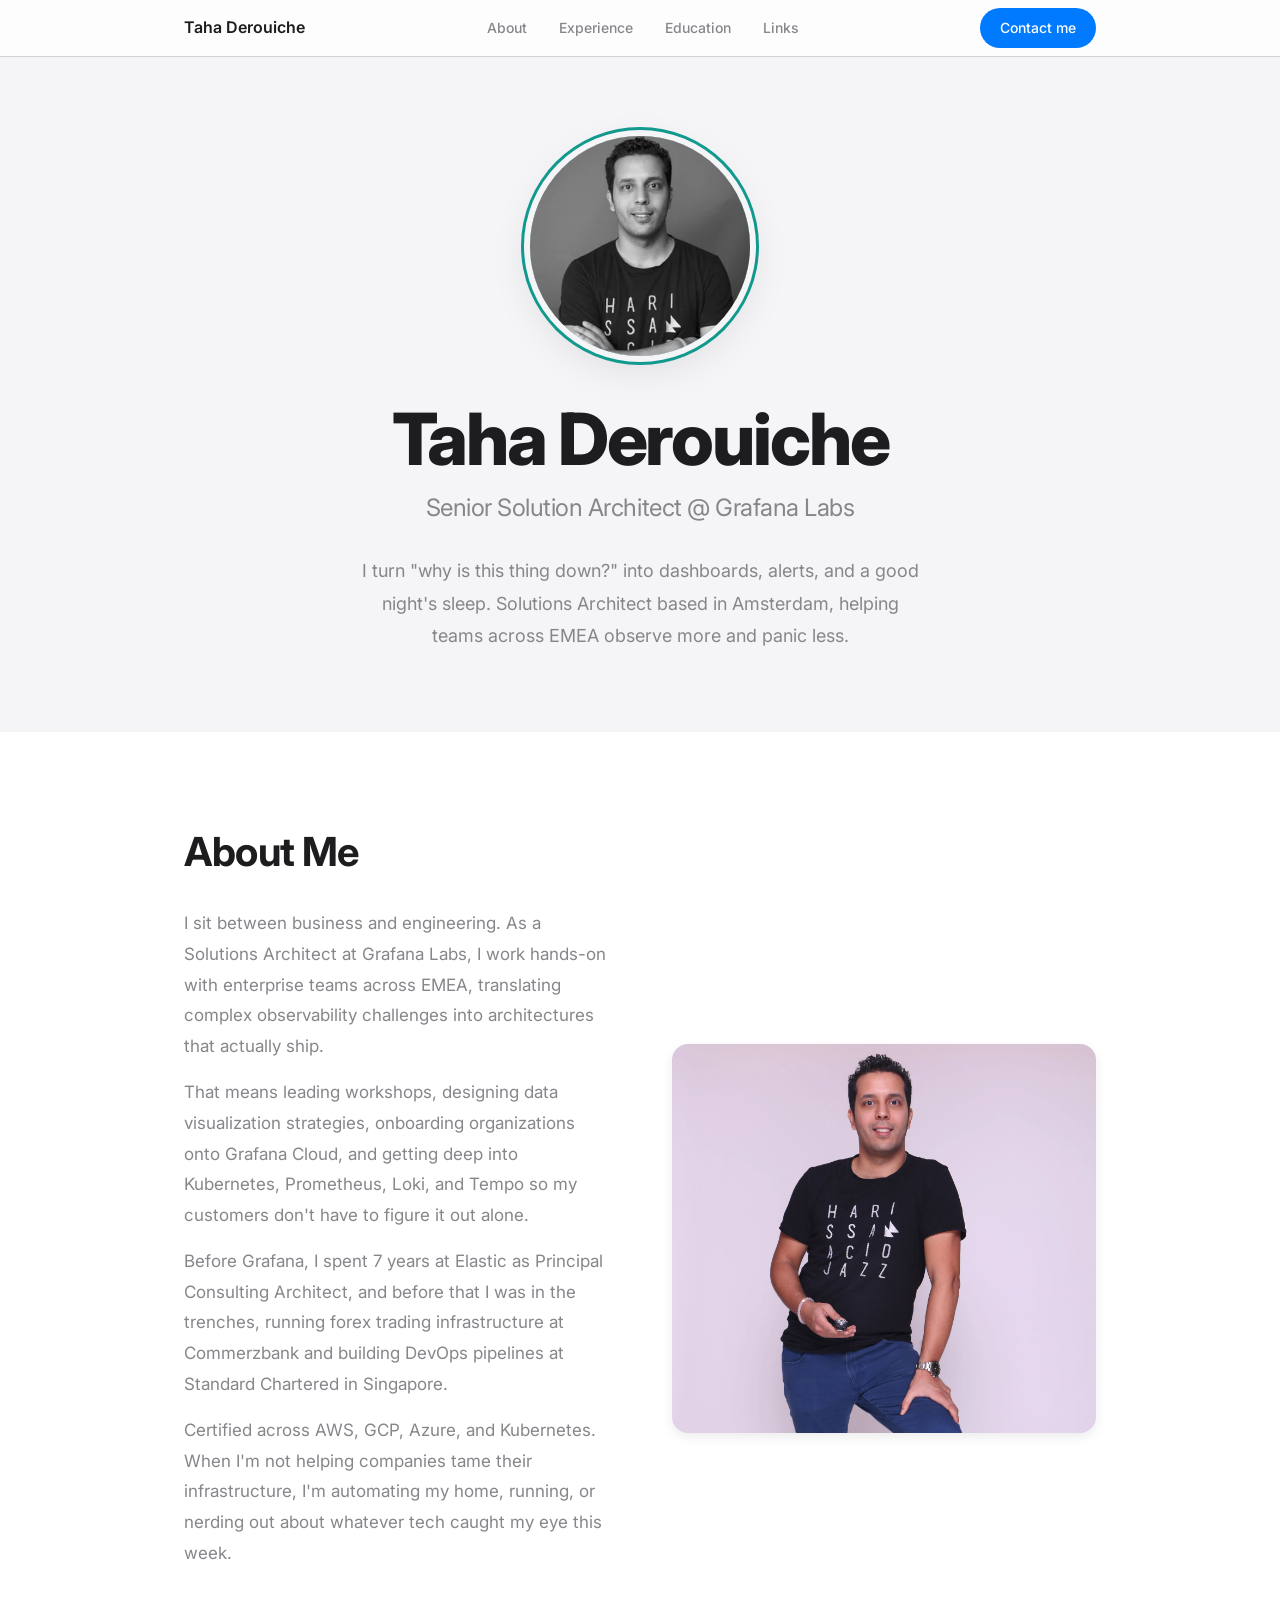
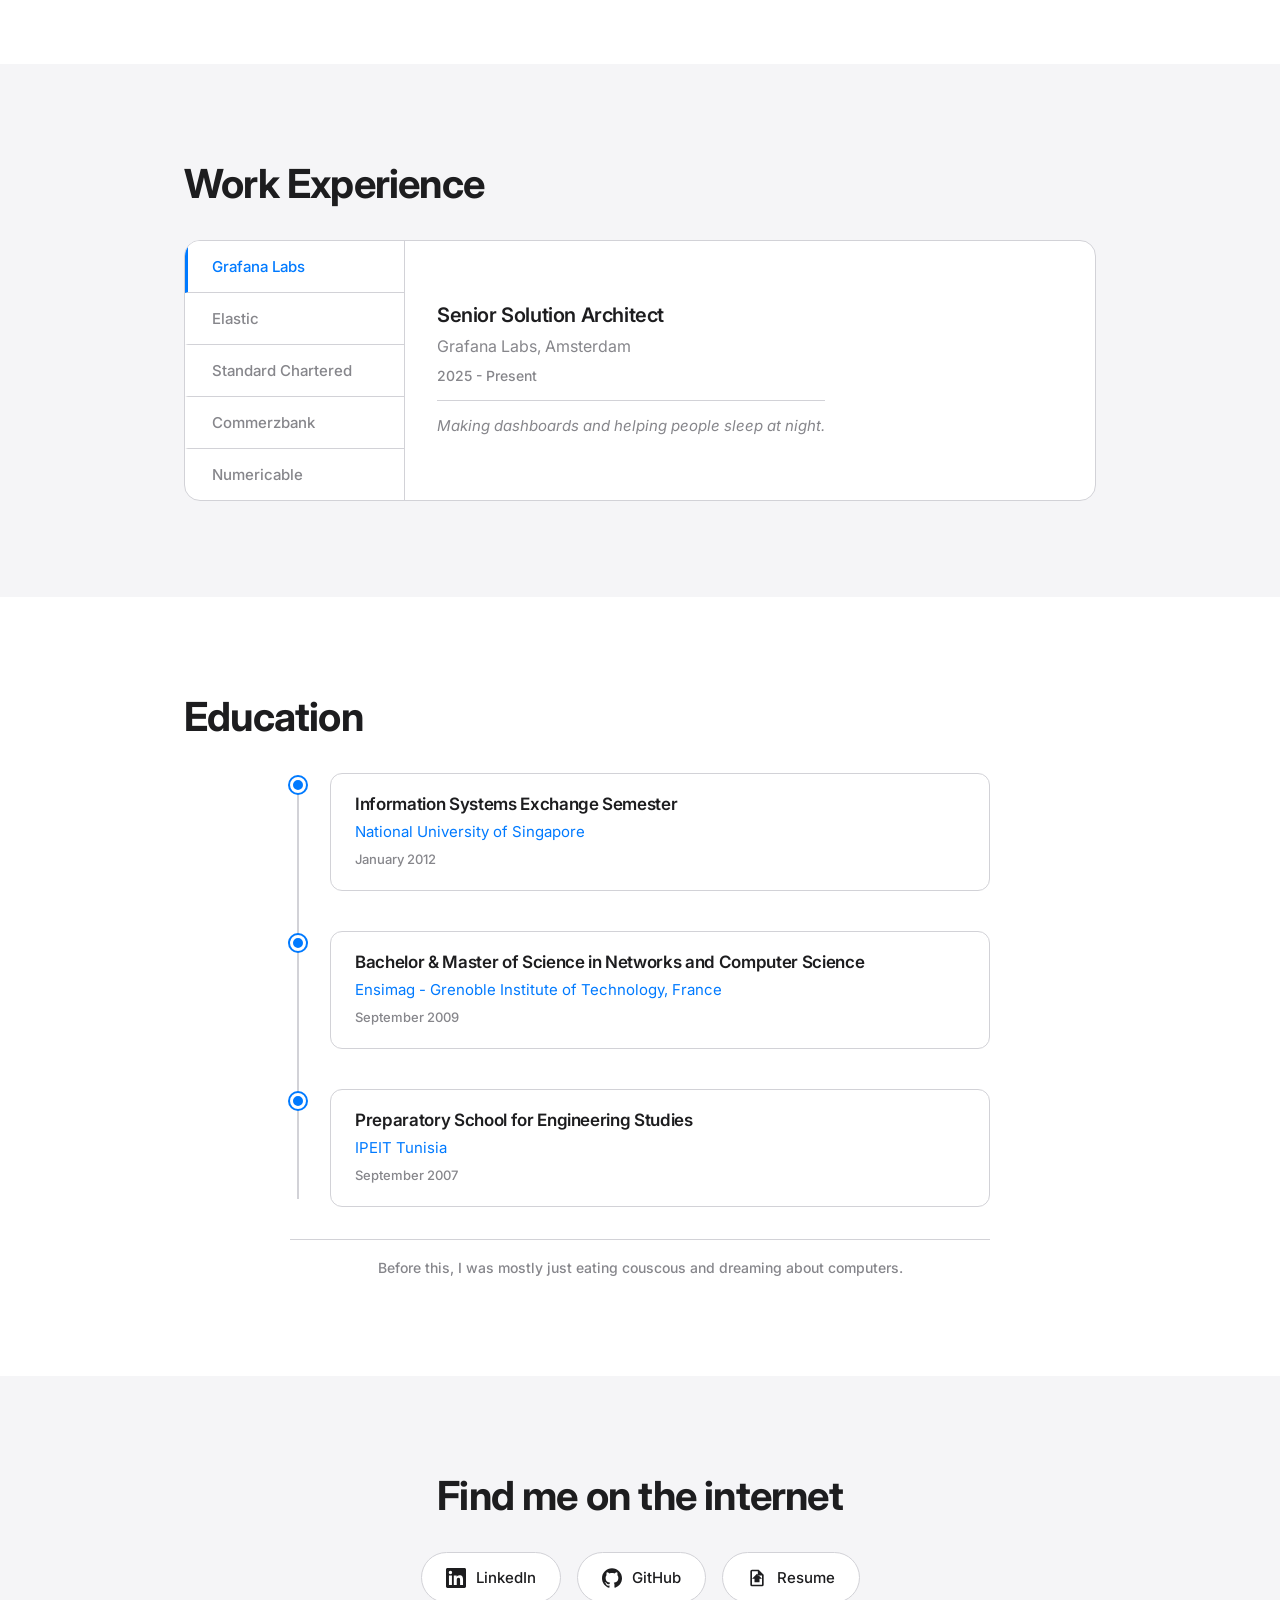
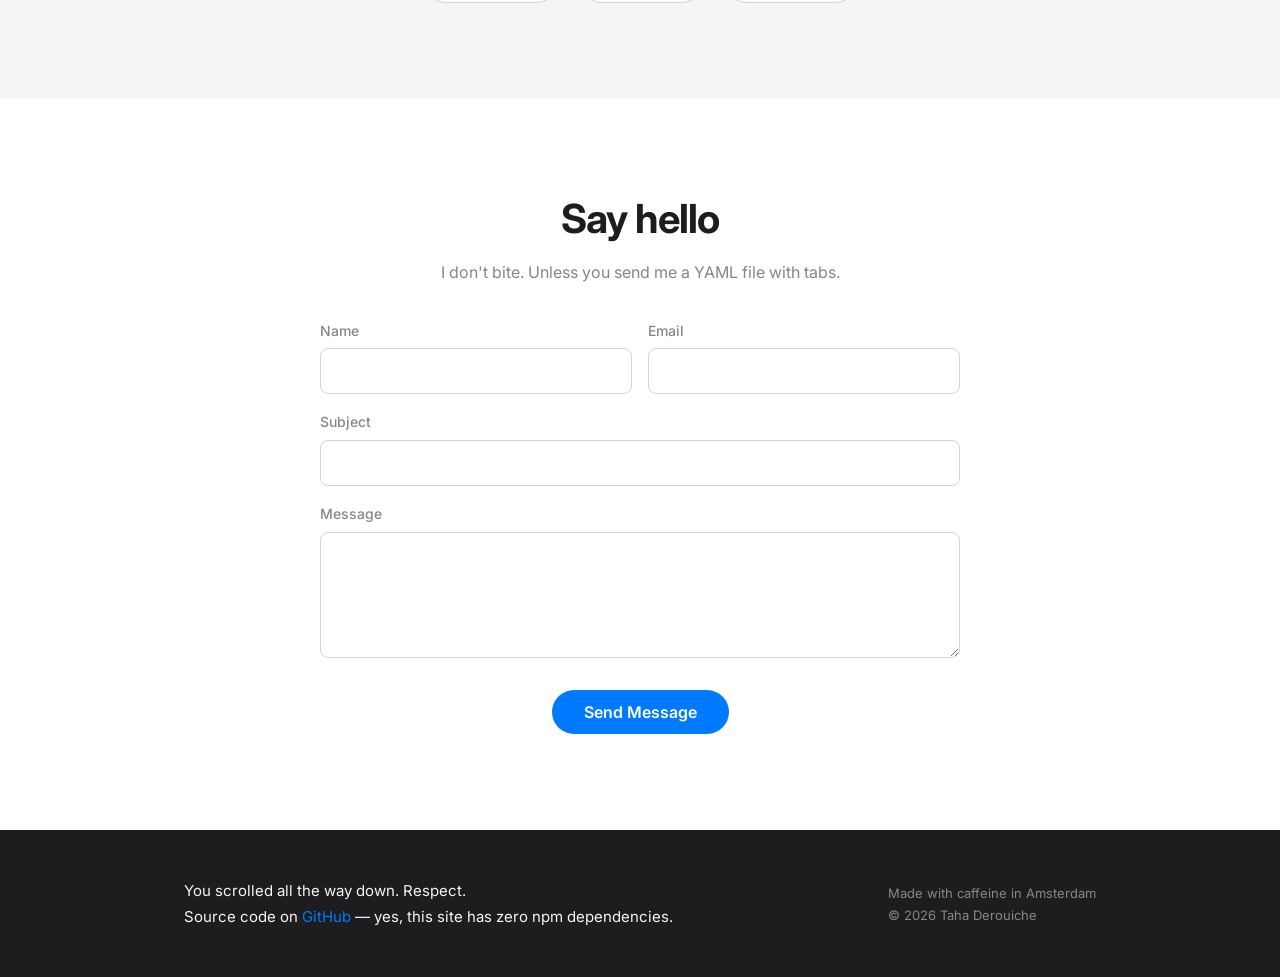
<file: index.html>
<!DOCTYPE html>
<html lang="en">
<head>
	<meta charset="UTF-8">
	<meta name="viewport" content="width=device-width, initial-scale=1.0">
	<meta name="robots" content="index, follow">
	<link rel="canonical" href="https://tahaderouiche.com/">

	<!-- SEO -->
	<meta name="description" content="Taha Derouiche - Senior Solution Architect at Grafana Labs. AWS, GCP, Azure, and Kubernetes certified. Expert in Observability, DevOps, and cloud architecture.">
	<meta name="keywords" content="Taha Derouiche, Grafana Labs, Observability, DevOps, AWS, Kubernetes, Cloud Architecture, Senior Solution Architect">
	<meta name="author" content="Taha Derouiche">

	<!-- Open Graph -->
	<meta property="og:type" content="website">
	<meta property="og:url" content="https://tahaderouiche.com/">
	<meta property="og:title" content="Taha Derouiche - Senior Solution Architect @ Grafana Labs">
	<meta property="og:description" content="Senior Solution Architect at Grafana Labs. Certified AWS, GCP, Azure, and Kubernetes Engineer. Expert in Observability, DevOps, and cloud architecture.">
	<meta property="og:image" content="https://tahaderouiche.com/img/profile.png">

	<!-- Twitter -->
	<meta property="twitter:card" content="summary_large_image">
	<meta property="twitter:url" content="https://tahaderouiche.com/">
	<meta property="twitter:title" content="Taha Derouiche - Senior Solution Architect @ Grafana Labs">
	<meta property="twitter:description" content="Senior Solution Architect at Grafana Labs. Certified AWS, GCP, Azure, and Kubernetes Engineer.">
	<meta property="twitter:image" content="https://tahaderouiche.com/img/profile.png">

	<title>Taha Derouiche - Senior Solution Architect @ Grafana Labs</title>
	<link rel="icon" type="image/svg+xml" href="favicon.svg">
	<link rel="icon" type="image/png" href="logo-website.png">
	<link rel="apple-touch-icon" href="logo-website.png">
	<link rel="manifest" href="site.webmanifest">
	<meta name="theme-color" content="#007AFF">

	<!-- Fonts & Styles -->
	<link rel="preconnect" href="https://fonts.googleapis.com">
	<link rel="preconnect" href="https://fonts.gstatic.com" crossorigin>
	<link href="https://fonts.googleapis.com/css2?family=Inter:wght@400;500;600;700&display=swap" rel="stylesheet">
	<link rel="stylesheet" href="css/style.css">
	<link rel="preload" as="image" type="image/webp" href="img/profile.webp">

	<!-- Google Analytics 4 -->
	<script async src="https://www.googletagmanager.com/gtag/js?id=G-GYT202Z227"></script>
	<script>
		window.dataLayer = window.dataLayer || [];
		function gtag(){dataLayer.push(arguments);}
		gtag('js', new Date());
		gtag('config', 'G-GYT202Z227');
	</script>

	<!-- Structured Data -->
	<script type="application/ld+json">
	{
		"@context": "https://schema.org",
		"@type": "Person",
		"name": "Taha Derouiche",
		"jobTitle": "Senior Solution Architect",
		"worksFor": {
			"@type": "Organization",
			"name": "Grafana Labs",
			"url": "https://grafana.com"
		},
		"url": "https://tahaderouiche.com",
		"image": "https://tahaderouiche.com/img/profile.png",
		"sameAs": [
			"https://www.linkedin.com/in/tahaderouiche",
			"https://github.com/tahaderouiche"
		],
		"address": {
			"@type": "PostalAddress",
			"addressLocality": "Amsterdam",
			"addressCountry": "NL"
		}
	}
	</script>
</head>
<body>

	<!-- Navigation -->
	<nav class="nav" id="top">
		<div class="container nav__inner">
			<a href="#top" class="nav__logo">Taha Derouiche</a>
			<div class="nav__links">
				<a href="#about">About</a>
				<a href="#experience">Experience</a>
				<a href="#education">Education</a>
				<a href="#links">Links</a>
			</div>
			<a href="#contact" class="nav__cta">Contact me</a>
			<button class="nav__toggle" aria-label="Toggle navigation" aria-expanded="false">
				<svg viewBox="0 0 24 24" xmlns="http://www.w3.org/2000/svg">
					<path d="M3 6h18v2H3V6zm0 5h18v2H3v-2zm0 5h18v2H3v-2z"/>
				</svg>
			</button>
		</div>
		<div class="nav__mobile" id="mobileMenu">
			<a href="#about">About</a>
			<a href="#experience">Experience</a>
			<a href="#education">Education</a>
			<a href="#links">Links</a>
			<a href="#contact">Contact me</a>
		</div>
	</nav>

	<!-- Hero -->
	<header class="hero">
		<picture>
			<source srcset="img/profile.webp" type="image/webp">
			<img class="hero__avatar" src="img/profile.png" alt="Taha Derouiche" width="220" height="220" loading="eager">
		</picture>
		<h1 class="hero__name">Taha Derouiche</h1>
		<h2 class="hero__title">Senior Solution Architect @ Grafana Labs</h2>
		<p class="hero__intro">I turn "why is this thing down?" into dashboards, alerts, and a good night's sleep. Solutions Architect based in Amsterdam, helping teams across EMEA observe more and panic less.</p>
	</header>

	<!-- About -->
	<section id="about" class="section">
		<div class="container">
			<h2 class="section-title fade-up">About Me</h2>
			<div class="about__grid">
				<div class="about__text fade-up">
					<p>I sit between business and engineering. As a Solutions Architect at Grafana Labs, I work hands-on with enterprise teams across EMEA, translating complex observability challenges into architectures that actually ship.</p>
					<p>That means leading workshops, designing data visualization strategies, onboarding organizations onto Grafana Cloud, and getting deep into Kubernetes, Prometheus, Loki, and Tempo so my customers don't have to figure it out alone.</p>
					<p>Before Grafana, I spent 7 years at Elastic as Principal Consulting Architect, and before that I was in the trenches, running forex trading infrastructure at Commerzbank and building DevOps pipelines at Standard Chartered in Singapore.</p>
					<p>Certified across AWS, GCP, Azure, and Kubernetes. When I'm not helping companies tame their infrastructure, I'm automating my home, running, or nerding out about whatever tech caught my eye this week.</p>
				</div>
				<div class="about__image fade-up">
					<picture>
						<source srcset="img/work.webp" type="image/webp">
						<img src="img/work.jpg" alt="Professional workspace and technology setup" loading="lazy">
					</picture>
				</div>
			</div>
		</div>
	</section>

	<!-- Work Experience -->
	<section id="experience" class="section work">
		<div class="container">
			<h2 class="section-title fade-up">Work Experience</h2>
			<div class="work__layout fade-up">
				<div class="work__tabs" role="tablist">
					<button class="work__tab is-active" role="tab" aria-selected="true" data-tab="tab-1">Grafana Labs</button>
					<button class="work__tab" role="tab" aria-selected="false" data-tab="tab-2">Elastic</button>
					<button class="work__tab" role="tab" aria-selected="false" data-tab="tab-3">Standard Chartered</button>
					<button class="work__tab" role="tab" aria-selected="false" data-tab="tab-4">Commerzbank</button>
					<button class="work__tab" role="tab" aria-selected="false" data-tab="tab-5">Numericable</button>
				</div>
				<div class="work__panels">
					<div class="work__panel is-active" id="tab-1" role="tabpanel">
						<h3 class="work__role">Senior Solution Architect</h3>
						<p class="work__company">Grafana Labs, Amsterdam</p>
						<p class="work__date"><time>2025</time> - Present</p>
						<p class="work__blurb">Making dashboards and helping people sleep at night.</p>
					</div>
					<div class="work__panel" id="tab-2" role="tabpanel">
						<h3 class="work__role">Principal Consulting Architect</h3>
						<p class="work__company">Elastic, Amsterdam</p>
						<p class="work__date"><time>2018</time> - <time>2025</time></p>
						<p class="work__blurb">7 years of "have you tried reindexing?" (It was more nuanced than that. Slightly.)</p>
					</div>
					<div class="work__panel" id="tab-3" role="tabpanel">
						<h3 class="work__role">DevOps Engineer</h3>
						<p class="work__company">Standard Chartered, Singapore</p>
						<p class="work__date"><time>2016</time> - <time>2018</time></p>
						<p class="work__blurb">Automating things that should have been automated years ago.</p>
					</div>
					<div class="work__panel" id="tab-4" role="tabpanel">
						<h3 class="work__role">Service Reliability Engineer - Forex Trading</h3>
						<p class="work__company">Commerzbank AG, Singapore</p>
						<p class="work__date"><time>2012</time> - <time>2016</time></p>
						<p class="work__blurb">Keeping trading systems alive while currencies did their thing.</p>
					</div>
					<div class="work__panel" id="tab-5" role="tabpanel">
						<h3 class="work__role">Data Analyst - Geo Information Systems</h3>
						<p class="work__company">Numericable, Paris</p>
						<p class="work__date"><time>2010</time></p>
						<p class="work__blurb">Where it all started. Maps, data, and too much coffee.</p>
					</div>
				</div>
			</div>
		</div>
	</section>

	<!-- Education -->
	<section id="education" class="section">
		<div class="container">
			<h2 class="section-title fade-up">Education</h2>
			<div class="timeline fade-up">
				<div class="timeline__item">
					<div class="timeline__dot"></div>
					<div class="timeline__content">
						<h3 class="timeline__title">Information Systems Exchange Semester</h3>
						<p class="timeline__school"><a href="https://www.nus.edu.sg/" target="_blank" rel="noopener noreferrer">National University of Singapore</a></p>
						<p class="timeline__date"><time datetime="2012-01">January 2012</time></p>
					</div>
				</div>
				<div class="timeline__item">
					<div class="timeline__dot"></div>
					<div class="timeline__content">
						<h3 class="timeline__title">Bachelor & Master of Science in Networks and Computer Science</h3>
						<p class="timeline__school"><a href="https://ensimag.grenoble-inp.fr/en" target="_blank" rel="noopener noreferrer">Ensimag - Grenoble Institute of Technology, France</a></p>
						<p class="timeline__date"><time datetime="2009-09">September 2009</time></p>
					</div>
				</div>
				<div class="timeline__item">
					<div class="timeline__dot"></div>
					<div class="timeline__content">
						<h3 class="timeline__title">Preparatory School for Engineering Studies</h3>
						<p class="timeline__school"><a href="http://www.ipeit.rnu.tn/en" target="_blank" rel="noopener noreferrer">IPEIT Tunisia</a></p>
						<p class="timeline__date"><time datetime="2007-09">September 2007</time></p>
					</div>
				</div>
			</div>
			<p class="timeline__end fade-up">Before this, I was mostly just eating couscous and dreaming about computers.</p>
		</div>
	</section>

	<!-- Links -->
	<section id="links" class="section links">
		<div class="container text-center">
			<h2 class="section-title fade-up">Find me on the internet</h2>
			<div class="links__row fade-up">
				<a href="https://www.linkedin.com/in/tahaderouiche" class="links__btn" target="_blank" rel="noopener noreferrer" aria-label="LinkedIn Profile">
					<svg viewBox="0 0 24 24" xmlns="http://www.w3.org/2000/svg"><path fill="currentColor" d="M20.447 20.452h-3.554v-5.569c0-1.328-.027-3.037-1.852-3.037-1.853 0-2.136 1.445-2.136 2.939v5.667H9.351V9h3.414v1.561h.046c.477-.9 1.637-1.85 3.37-1.85 3.601 0 4.267 2.37 4.267 5.455v6.286zM5.337 7.433a2.062 2.062 0 01-2.063-2.065 2.064 2.064 0 112.063 2.065zm1.782 13.019H3.555V9h3.564v11.452zM22.225 0H1.771C.792 0 0 .774 0 1.729v20.542C0 23.227.792 24 1.771 24h20.451C23.2 24 24 23.227 24 22.271V1.729C24 .774 23.2 0 22.222 0h.003z"/></svg>
					LinkedIn
				</a>
				<a href="https://github.com/tahaderouiche" class="links__btn" target="_blank" rel="noopener noreferrer" aria-label="GitHub Profile">
					<svg viewBox="0 0 24 24" xmlns="http://www.w3.org/2000/svg"><path fill="currentColor" d="M12 .297c-6.63 0-12 5.373-12 12 0 5.303 3.438 9.8 8.205 11.385.6.113.82-.258.82-.577 0-.285-.01-1.04-.015-2.04-3.338.724-4.042-1.61-4.042-1.61C4.422 18.07 3.633 17.7 3.633 17.7c-1.087-.744.084-.729.084-.729 1.205.084 1.838 1.236 1.838 1.236 1.07 1.835 2.809 1.305 3.495.998.108-.776.417-1.305.76-1.605-2.665-.3-5.466-1.332-5.466-5.93 0-1.31.465-2.38 1.235-3.22-.135-.303-.54-1.523.105-3.176 0 0 1.005-.322 3.3 1.23.96-.267 1.98-.399 3-.405 1.02.006 2.04.138 3 .405 2.28-1.552 3.285-1.23 3.285-1.23.645 1.653.24 2.873.12 3.176.765.84 1.23 1.91 1.23 3.22 0 4.61-2.805 5.625-5.475 5.92.42.36.81 1.096.81 2.22 0 1.606-.015 2.896-.015 3.286 0 .315.21.69.825.57C20.565 22.092 24 17.592 24 12.297c0-6.627-5.373-12-12-12"/></svg>
					GitHub
				</a>
				<a href="Taha-Derouiche-Resume.pdf" class="links__btn" target="_blank" rel="noopener noreferrer" aria-label="Download Resume">
					<svg viewBox="0 0 24 24" xmlns="http://www.w3.org/2000/svg"><path fill="currentColor" d="M14 2H6a2 2 0 00-2 2v16a2 2 0 002 2h12a2 2 0 002-2V8l-6-6zm4 18H6V4h7v5h5v11zm-3-7v4H9v-4H6l6-6 6 6h-3z"/></svg>
					Resume
				</a>
			</div>
		</div>
	</section>

	<!-- Contact -->
	<section id="contact" class="section">
		<div class="container">
			<h2 class="section-title text-center fade-up">Say hello</h2>
			<p class="text-center fade-up" style="color: var(--color-text-secondary); margin-top: -1rem; margin-bottom: 2rem;">I don't bite. Unless you send me a YAML file with tabs.</p>
			<form id="contactForm" class="contact__form fade-up" action="https://formspree.io/f/mnnojqdq" method="POST">
				<div class="form-row form-row--half">
					<div class="form-group">
						<label for="name">Name</label>
						<input type="text" id="name" name="name" required>
					</div>
					<div class="form-group">
						<label for="email">Email</label>
						<input type="email" id="email" name="_replyto" required>
					</div>
				</div>
				<div class="form-row">
					<div class="form-group">
						<label for="subject">Subject</label>
						<input type="text" id="subject" name="subject" required>
					</div>
				</div>
				<div class="form-row">
					<div class="form-group">
						<label for="message">Message</label>
						<textarea id="message" name="message" rows="5" required></textarea>
					</div>
				</div>
				<input type="hidden" name="_next" value="https://tahaderouiche.com/#contact">
				<input type="text" name="_gotcha" class="sr-only" tabindex="-1" autocomplete="off">
				<div class="text-center">
					<button type="submit" class="form-submit">Send Message</button>
				</div>
				<div id="successmsg" class="form-success" role="status">
					Message received! I'll get back to you faster than a Prometheus scrape interval.
				</div>
			</form>
		</div>
	</section>

	<!-- Footer -->
	<footer class="footer">
		<div class="container footer__inner">
			<div class="footer__text">
				<p>You scrolled all the way down. Respect.</p>
				<p>Source code on <a href="https://github.com/tahaderouiche/tahaderouiche.com" target="_blank" rel="noopener noreferrer">GitHub</a> &mdash; yes, this site has zero npm dependencies.</p>
			</div>
			<div class="footer__meta">
				Made with caffeine in Amsterdam<br>
				&copy; 2026 Taha Derouiche
			</div>
		</div>
	</footer>

	<script>
	(function() {
		// -- Console easter egg --
		console.log('%c Hey, you opened the console! ', 'background: #11998e; color: #fff; font-size: 14px; padding: 4px 8px; border-radius: 4px;');
		console.log('%c This site has zero dependencies, zero frameworks, and zero regrets.', 'font-size: 12px; color: #86868b;');
		console.log('%c Hire me? https://linkedin.com/in/tahaderouiche', 'font-size: 12px;');

		// -- Mobile nav toggle --
		const toggle = document.querySelector('.nav__toggle');
		const menu = document.getElementById('mobileMenu');
		toggle.addEventListener('click', () => {
			const open = menu.classList.toggle('is-open');
			toggle.setAttribute('aria-expanded', open);
		});
		menu.addEventListener('click', (e) => {
			if (e.target.tagName === 'A') {
				menu.classList.remove('is-open');
				toggle.setAttribute('aria-expanded', 'false');
			}
		});

		// -- Work experience tabs --
		const tabs = document.querySelectorAll('.work__tab');
		const panels = document.querySelectorAll('.work__panel');
		tabs.forEach(tab => {
			tab.addEventListener('click', () => {
				tabs.forEach(t => { t.classList.remove('is-active'); t.setAttribute('aria-selected', 'false'); });
				panels.forEach(p => p.classList.remove('is-active'));
				tab.classList.add('is-active');
				tab.setAttribute('aria-selected', 'true');
				document.getElementById(tab.dataset.tab).classList.add('is-active');
			});
		});

		// -- Scroll animations --
		const observer = new IntersectionObserver((entries) => {
			entries.forEach(entry => {
				if (entry.isIntersecting) {
					entry.target.classList.add('is-visible');
					observer.unobserve(entry.target);
				}
			});
		}, { threshold: 0.1 });
		document.querySelectorAll('.fade-up').forEach(el => observer.observe(el));

		// -- Contact form --
		const form = document.getElementById('contactForm');
		const successMsg = document.getElementById('successmsg');
		form.addEventListener('submit', (e) => {
			e.preventDefault();
			fetch(form.action, {
				method: 'POST',
				body: new FormData(form),
				headers: { 'Accept': 'application/json' }
			}).then(res => {
				if (res.ok) {
					successMsg.style.display = 'block';
					form.reset();
					successMsg.scrollIntoView({ behavior: 'smooth', block: 'center' });
				} else {
					alert('Oops! There was a problem submitting your form. Please try again later.');
				}
			}).catch(() => {
				alert('Oops! There was a problem submitting your form. Please try again later.');
			});
		});
	})();
	</script>
</body>
</html>
</file>
<file: css/style.css>
/* ==========================================================================
   tahaderouiche.com — Style
   Single-file CSS: variables, reset, layout, components, responsive
   ========================================================================== */

/* ---------- Design Tokens ---------- */
:root {
  /* Colors — Apple-inspired palette */
  --color-primary: #007AFF;
  --color-primary-hover: #0066d6;
  --color-text: #1d1d1f;
  --color-text-secondary: #86868b;
  --color-bg: #ffffff;
  --color-bg-secondary: #f5f5f7;
  --color-border: #d2d2d7;
  --color-surface: #ffffff;
  --color-hero-bg: #f5f5f7;
  --color-footer-bg: #1d1d1f;
  --color-footer-text: #f5f5f7;
  --color-success: #00cd98;

  /* Typography */
  --font-family: -apple-system, BlinkMacSystemFont, 'Inter', 'SF Pro Display', system-ui, sans-serif;
  --font-size-base: 1rem;
  --line-height: 1.7;

  /* Spacing */
  --section-padding: clamp(3rem, 8vw, 6rem);
  --container-max: 960px;
  --container-padding: 1.5rem;

  /* Effects */
  --radius-sm: 8px;
  --radius-md: 12px;
  --radius-lg: 16px;
  --shadow-sm: 0 1px 3px rgba(0,0,0,0.08);
  --shadow-md: 0 4px 12px rgba(0,0,0,0.08);
  --shadow-lg: 0 8px 30px rgba(0,0,0,0.12);
  --transition: 0.3s ease;
}

/* ---------- Dark Mode ---------- */
@media (prefers-color-scheme: dark) {
  :root {
    --color-text: #f5f5f7;
    --color-text-secondary: #a1a1a6;
    --color-bg: #1d1d1f;
    --color-bg-secondary: #2c2c2e;
    --color-border: #3a3a3c;
    --color-surface: #2c2c2e;
    --color-hero-bg: #1d1d1f;
    --color-footer-bg: #000000;
    --color-footer-text: #f5f5f7;
    --shadow-sm: 0 1px 3px rgba(0,0,0,0.3);
    --shadow-md: 0 4px 12px rgba(0,0,0,0.3);
    --shadow-lg: 0 8px 30px rgba(0,0,0,0.4);
  }
}

/* ---------- Reset ---------- */
*, *::before, *::after {
  box-sizing: border-box;
  margin: 0;
  padding: 0;
}

html {
  scroll-behavior: smooth;
  -webkit-text-size-adjust: 100%;
}

body {
  font-family: var(--font-family);
  font-size: var(--font-size-base);
  line-height: var(--line-height);
  color: var(--color-text);
  background: var(--color-bg);
  -webkit-font-smoothing: antialiased;
  -moz-osx-font-smoothing: grayscale;
}

img {
  max-width: 100%;
  height: auto;
  display: block;
}

a {
  color: var(--color-primary);
  text-decoration: none;
  transition: color var(--transition);
}

a:hover {
  color: var(--color-primary-hover);
}

ul, ol {
  list-style: none;
}

button, input, textarea {
  font-family: inherit;
  font-size: inherit;
}

/* ---------- Layout ---------- */
.container {
  max-width: var(--container-max);
  margin: 0 auto;
  padding: 0 var(--container-padding);
}

.section {
  padding: var(--section-padding) 0;
}

.section--alt {
  background: var(--color-bg-secondary);
}

/* ---------- Typography ---------- */
h1, h2, h3, h4 {
  font-weight: 600;
  line-height: 1.2;
  letter-spacing: -0.02em;
}

.section-title {
  font-size: clamp(1.75rem, 4vw, 2.5rem);
  font-weight: 700;
  margin-bottom: 2rem;
  color: var(--color-text);
}

/* ---------- Navigation ---------- */
.nav {
  position: fixed;
  top: 0;
  left: 0;
  right: 0;
  z-index: 1000;
  background: rgba(255,255,255,0.8);
  backdrop-filter: blur(20px);
  -webkit-backdrop-filter: blur(20px);
  border-bottom: 1px solid var(--color-border);
  will-change: backdrop-filter;
}

@media (prefers-color-scheme: dark) {
  .nav {
    background: rgba(29,29,31,0.8);
  }
}

.nav__inner {
  display: flex;
  align-items: center;
  justify-content: space-between;
  height: 56px;
}

.nav__logo {
  font-weight: 600;
  font-size: 1rem;
  color: var(--color-text);
  text-decoration: none;
}

.nav__logo:hover {
  color: var(--color-text);
}

.nav__links {
  display: none;
  gap: 2rem;
}

.nav__links a {
  font-size: 0.875rem;
  font-weight: 500;
  color: var(--color-text-secondary);
  text-decoration: none;
  transition: color var(--transition);
}

.nav__links a:hover {
  color: var(--color-text);
}

.nav__toggle {
  display: flex;
  align-items: center;
  justify-content: center;
  width: 40px;
  height: 40px;
  border: none;
  background: none;
  cursor: pointer;
  border-radius: var(--radius-sm);
  color: var(--color-text);
}

.nav__toggle:hover {
  background: var(--color-bg-secondary);
}

.nav__toggle svg {
  width: 24px;
  height: 24px;
  fill: currentColor;
}

.nav__cta {
  display: none;
  padding: 0.5rem 1.25rem;
  background: var(--color-primary);
  color: #fff;
  border-radius: 980px;
  font-size: 0.875rem;
  font-weight: 500;
  text-decoration: none;
  transition: background var(--transition), opacity var(--transition);
}

.nav__cta:hover {
  background: var(--color-primary-hover);
  color: #fff;
}

/* Mobile menu */
.nav__mobile {
  display: none;
  flex-direction: column;
  padding: 1rem var(--container-padding) 1.5rem;
  border-top: 1px solid var(--color-border);
  background: var(--color-bg);
}

.nav__mobile.is-open {
  display: flex;
}

.nav__mobile a {
  padding: 0.75rem 0;
  font-size: 1rem;
  font-weight: 500;
  color: var(--color-text);
  border-bottom: 1px solid var(--color-border);
}

.nav__mobile a:last-child {
  border-bottom: none;
}

@media (min-width: 768px) {
  .nav__links {
    display: flex;
  }
  .nav__cta {
    display: inline-block;
  }
  .nav__toggle {
    display: none;
  }
}

/* ---------- Hero ---------- */
.hero {
  display: flex;
  flex-direction: column;
  align-items: center;
  justify-content: center;
  text-align: center;
  padding: calc(56px + 5rem) var(--container-padding) 5rem;
  background: var(--color-hero-bg);
}

.hero__avatar {
  width: 220px;
  height: 220px;
  border-radius: 50%;
  object-fit: cover;
  margin-bottom: 2.5rem;
  box-shadow:
    0 0 0 6px var(--color-hero-bg),
    0 0 0 9px #11998e,
    0 12px 40px rgba(0,0,0,0.1);
}

.hero__name {
  font-size: clamp(2.5rem, 7vw, 4.5rem);
  font-weight: 800;
  letter-spacing: -0.03em;
  margin-bottom: 0.75rem;
}

.hero__title {
  font-size: clamp(1.0625rem, 2.5vw, 1.5rem);
  font-weight: 400;
  color: var(--color-text-secondary);
  margin-bottom: 2rem;
}

.hero__intro {
  max-width: 560px;
  font-size: 1.125rem;
  color: var(--color-text-secondary);
  line-height: 1.8;
}

/* ---------- About ---------- */
.about__grid {
  display: grid;
  grid-template-columns: 1fr;
  gap: 2.5rem;
  align-items: center;
}

.about__text p {
  color: var(--color-text-secondary);
  font-size: 1.0625rem;
  line-height: 1.8;
  margin-bottom: 1rem;
}

.about__text p:last-child {
  margin-bottom: 0;
}

.about__image {
  border-radius: var(--radius-lg);
  box-shadow: var(--shadow-md);
  overflow: hidden;
}

.about__image img {
  width: 100%;
  display: block;
}

@media (min-width: 768px) {
  .about__grid {
    grid-template-columns: 1fr 1fr;
    gap: 4rem;
  }
}

/* ---------- Work Experience ---------- */
.work {
  background: var(--color-bg-secondary);
}

.work__layout {
  display: flex;
  flex-direction: column;
  gap: 0;
  background: var(--color-surface);
  border-radius: var(--radius-lg);
  border: 1px solid var(--color-border);
  overflow: hidden;
}

.work__tabs {
  display: flex;
  flex-direction: column;
  border-bottom: 1px solid var(--color-border);
}

.work__tab {
  padding: 1rem 1.5rem;
  font-size: 0.9375rem;
  font-weight: 500;
  color: var(--color-text-secondary);
  background: none;
  border: none;
  border-left: 3px solid transparent;
  cursor: pointer;
  text-align: left;
  transition: all var(--transition);
}

.work__tab:not(:last-child) {
  border-bottom: 1px solid var(--color-border);
}

.work__tab:hover {
  background: var(--color-bg-secondary);
  color: var(--color-text);
}

.work__tab.is-active {
  color: var(--color-primary);
  border-left-color: var(--color-primary);
  background: var(--color-bg);
}

.work__panels {
  padding: 1.5rem;
}

.work__panel {
  display: none;
}

.work__panel.is-active {
  display: block;
}

.work__role {
  font-size: 1.25rem;
  font-weight: 600;
  margin-bottom: 0.375rem;
  color: var(--color-text);
}

.work__company {
  font-size: 1rem;
  color: var(--color-text-secondary);
  margin-bottom: 0.25rem;
}

.work__date {
  font-size: 0.875rem;
  color: var(--color-text-secondary);
  font-weight: 500;
}

.work__blurb {
  font-size: 0.9375rem;
  color: var(--color-text-secondary);
  font-style: italic;
  margin-top: 0.75rem;
  padding-top: 0.75rem;
  border-top: 1px solid var(--color-border);
}

@media (min-width: 768px) {
  .work__layout {
    flex-direction: row;
  }
  .work__tabs {
    flex: 0 0 220px;
    border-bottom: none;
    border-right: 1px solid var(--color-border);
  }
  .work__tab:not(:last-child) {
    border-bottom: 1px solid var(--color-border);
  }
  .work__panels {
    flex: 1;
    padding: 2rem;
    display: flex;
    align-items: center;
  }
}

/* ---------- Education Timeline ---------- */
.timeline {
  position: relative;
  max-width: 700px;
  margin: 0 auto;
  padding-left: 2.5rem;
}

.timeline::before {
  content: '';
  position: absolute;
  left: 7px;
  top: 8px;
  bottom: 8px;
  width: 2px;
  background: var(--color-border);
}

.timeline__item {
  position: relative;
  padding-bottom: 2.5rem;
}

.timeline__item:last-child {
  padding-bottom: 0;
}

.timeline__dot {
  position: absolute;
  left: -2.5rem;
  top: 4px;
  width: 16px;
  height: 16px;
  border-radius: 50%;
  background: var(--color-primary);
  border: 3px solid var(--color-bg);
  box-shadow: 0 0 0 2px var(--color-primary);
}

.timeline__content {
  background: var(--color-surface);
  border: 1px solid var(--color-border);
  border-radius: var(--radius-md);
  padding: 1.25rem 1.5rem;
  transition: box-shadow var(--transition);
}

.timeline__content:hover {
  box-shadow: var(--shadow-md);
}

.timeline__title {
  font-size: 1.0625rem;
  font-weight: 600;
  margin-bottom: 0.25rem;
}

.timeline__school {
  font-size: 0.9375rem;
  color: var(--color-text-secondary);
  margin-bottom: 0.25rem;
}

.timeline__school a {
  color: var(--color-primary);
}

.timeline__date {
  font-size: 0.8125rem;
  font-weight: 500;
  color: var(--color-text-secondary);
}

.timeline__end {
  text-align: center;
  font-size: 0.875rem;
  font-weight: 500;
  color: var(--color-text-secondary);
  padding-top: 1rem;
  border-top: 1px solid var(--color-border);
  margin-top: 2rem;
  max-width: 700px;
  margin-left: auto;
  margin-right: auto;
}

/* ---------- Links / Social ---------- */
.links {
  background: var(--color-bg-secondary);
}

.links__row {
  display: flex;
  flex-wrap: wrap;
  justify-content: center;
  gap: 1rem;
}

.links__btn {
  display: inline-flex;
  align-items: center;
  gap: 0.625rem;
  padding: 0.75rem 1.5rem;
  background: var(--color-surface);
  border: 1px solid var(--color-border);
  border-radius: 980px;
  font-weight: 500;
  font-size: 0.9375rem;
  color: var(--color-text);
  text-decoration: none;
  transition: all var(--transition);
}

.links__btn:hover {
  border-color: var(--color-primary);
  color: var(--color-primary);
  box-shadow: var(--shadow-sm);
  transform: translateY(-2px);
}

.links__btn svg {
  width: 20px;
  height: 20px;
  flex-shrink: 0;
}

/* ---------- Contact ---------- */
.contact__form {
  max-width: 640px;
  margin: 0 auto;
}

.form-row {
  display: grid;
  grid-template-columns: 1fr;
  gap: 1rem;
  margin-bottom: 1rem;
}

@media (min-width: 480px) {
  .form-row--half {
    grid-template-columns: 1fr 1fr;
  }
}

.form-group {
  position: relative;
}

.form-group label {
  display: block;
  font-size: 0.875rem;
  font-weight: 500;
  color: var(--color-text-secondary);
  margin-bottom: 0.375rem;
}

.form-group input,
.form-group textarea {
  width: 100%;
  padding: 0.75rem 1rem;
  border: 1.5px solid var(--color-border);
  border-radius: var(--radius-sm);
  background: var(--color-surface);
  color: var(--color-text);
  transition: border-color var(--transition), box-shadow var(--transition);
  outline: none;
}

.form-group input:focus,
.form-group textarea:focus {
  border-color: var(--color-primary);
  box-shadow: 0 0 0 3px rgba(0,122,255,0.15);
}

.form-group textarea {
  resize: vertical;
  min-height: 120px;
}

.form-submit {
  display: inline-flex;
  align-items: center;
  justify-content: center;
  padding: 0.75rem 2rem;
  margin-top: 0.5rem;
  background: var(--color-primary);
  color: #fff;
  border: none;
  border-radius: 980px;
  font-weight: 600;
  font-size: 1rem;
  cursor: pointer;
  transition: background var(--transition), transform var(--transition);
}

.form-submit:hover {
  background: var(--color-primary-hover);
  transform: translateY(-1px);
}

.form-success {
  display: none;
  padding: 1rem 1.5rem;
  margin-top: 1.5rem;
  background: rgba(0,205,152,0.1);
  border: 1px solid var(--color-success);
  border-radius: var(--radius-sm);
  color: var(--color-success);
  font-weight: 500;
  text-align: center;
}

/* ---------- Footer ---------- */
.footer {
  background: var(--color-footer-bg);
  color: var(--color-footer-text);
  padding: 3rem 0;
}

.footer__inner {
  display: flex;
  flex-direction: column;
  gap: 1.5rem;
  text-align: center;
}

.footer__text {
  font-size: 0.9375rem;
  line-height: 1.7;
}

.footer__text a {
  color: var(--color-primary);
}

.footer__meta {
  font-size: 0.8125rem;
  color: var(--color-text-secondary);
}

@media (min-width: 768px) {
  .footer__inner {
    flex-direction: row;
    justify-content: space-between;
    align-items: center;
    text-align: left;
  }
}

/* ---------- Scroll Animations ---------- */
.fade-up {
  opacity: 0;
  transform: translateY(20px);
  transition: opacity 0.6s ease, transform 0.6s ease;
}

.fade-up.is-visible {
  opacity: 1;
  transform: translateY(0);
}

/* ---------- Utilities ---------- */
.sr-only {
  position: absolute;
  width: 1px;
  height: 1px;
  padding: 0;
  margin: -1px;
  overflow: hidden;
  clip: rect(0,0,0,0);
  border: 0;
}

.text-center {
  text-align: center;
}
</file>
